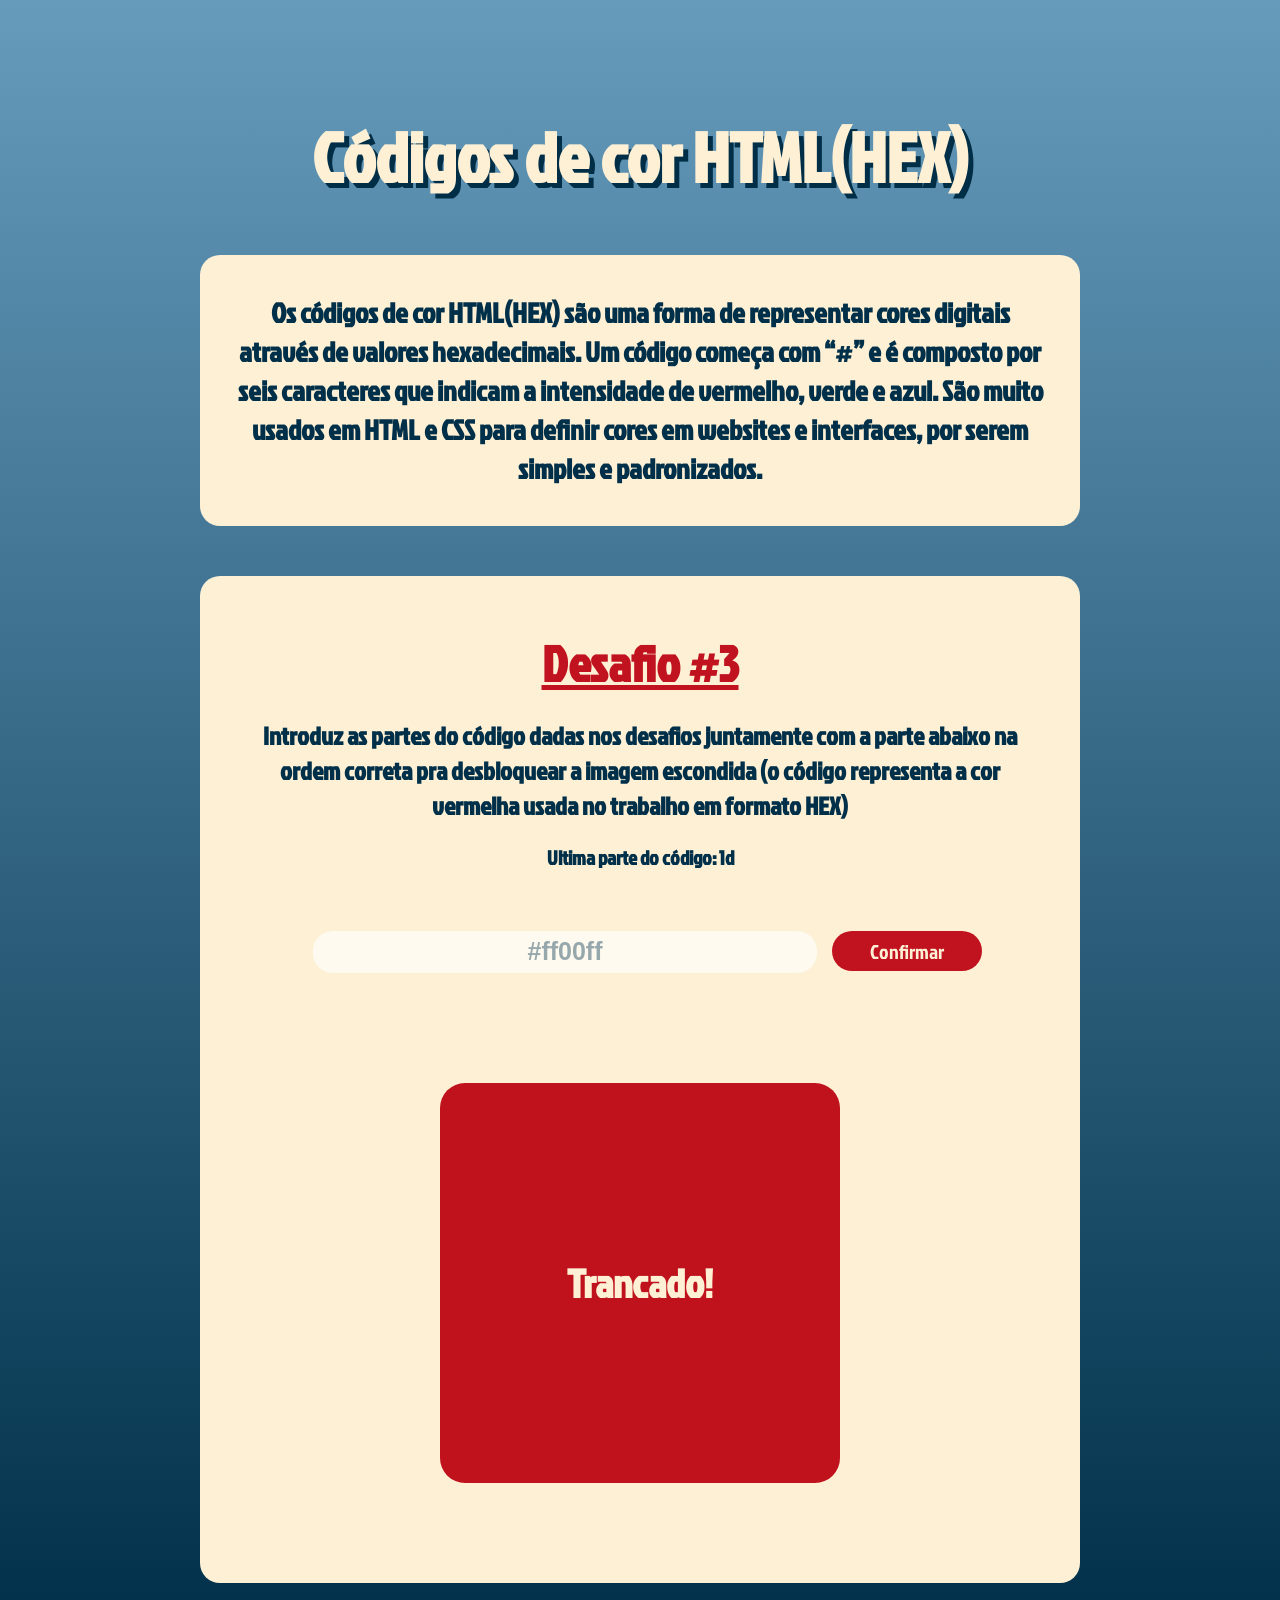
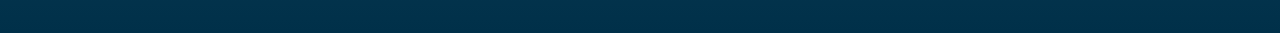
<file: src/pages/Códigos de cor HTML(HEX)/hex.html>
<!DOCTYPE html>
<html lang="pt-PT">
<head>
    <meta charset="UTF-8">
    <meta name="viewport" content="width=device-width, initial-scale=1.0">
    <title>Códigos HEX</title>
    <link rel="stylesheet" href="style.css">

    <link rel="preconnect" href="https://fonts.googleapis.com">
    <link rel="preconnect" href="https://fonts.gstatic.com" crossorigin>
    <link href="https://fonts.googleapis.com/css2?family=Jockey+One&display=swap" rel="stylesheet">

</head>
<body>

    <div id="header">
        <h1 id="main-title">Códigos de cor HTML(HEX)</h1>
    </div>

    <div class="info">
        <h3>Os códigos de cor HTML(HEX) são uma forma de representar cores digitais através de valores hexadecimais. Um código começa com “#” e é composto por seis caracteres que indicam a intensidade de vermelho, verde e azul. São muito usados em HTML e CSS para definir cores em websites e interfaces, por serem simples e padronizados.</h3>
    </div>

    <div id="challenge-container">
        <h2 id="desafio3">Desafio #3</h2>
        <h3 id="desafio-info">Introduz as partes do código dadas nos desafios juntamente com a parte abaixo na ordem correta pra desbloquear a imagem escondida (o código representa a cor vermelha usada no trabalho em formato HEX)</h3>
        <h3 id="code-part">Ultima parte do código: 1d</h3>

        <div id="bar-and-button">
            <div id="input">
                <input type="text" placeholder="#ff00ff" id="code-input">
                <button onclick="confirmInput()">Confirmar</button>
            </div>
        </div>
        
        <h1 id="feedback"></h1>
        <div id="image">Trancado!</div>

    </div>

    
    <script src="hex.js"></script>
</body>
</html>
</file>
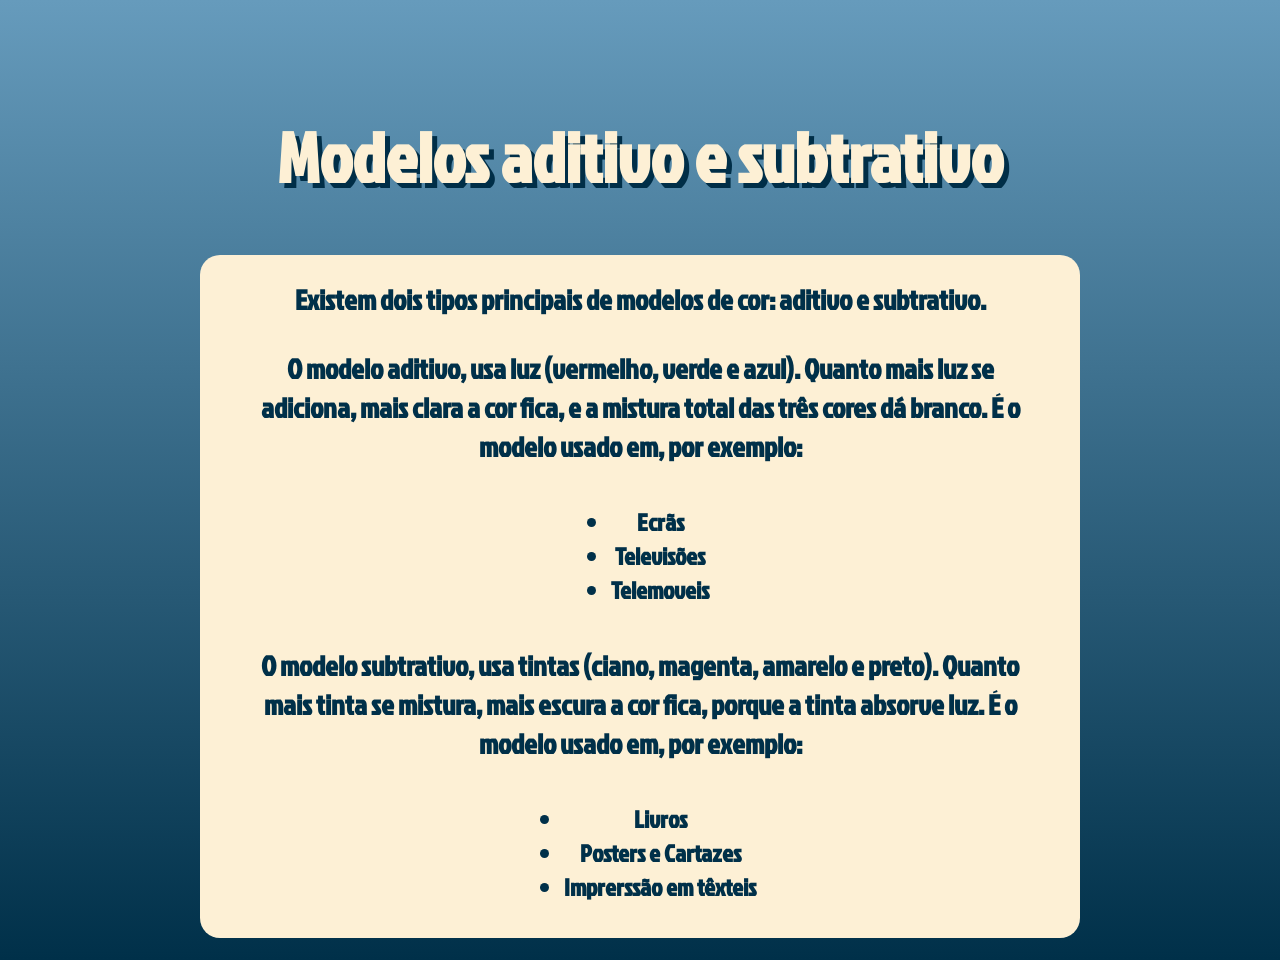
<file: src/pages/Modelo aditivo e subtrativo/mas.html>
<!DOCTYPE html>
<html lang="pt-PT">
<head>
    <meta charset="UTF-8">
    <meta name="viewport" content="width=device-width, initial-scale=1.0">
    <title>Modelo aditivo e subtrativo</title>
    <link rel="stylesheet" href="style.css">

    <link rel="preconnect" href="https://fonts.googleapis.com">
    <link rel="preconnect" href="https://fonts.gstatic.com" crossorigin>
    <link href="https://fonts.googleapis.com/css2?family=Jockey+One&display=swap" rel="stylesheet">

</head>
<body>
    
    <div id="header">
        <h1 id="main-title">Modelos aditivo e subtrativo</h1>
    </div>

    <div class="info">
        <h3>Existem dois tipos principais de modelos de cor: aditivo e subtrativo.</h3>
        <h3>O modelo aditivo, usa luz (vermelho, verde e azul). Quanto mais luz se adiciona, mais clara a cor fica, e a mistura total das três cores dá branco. É o modelo usado em, por exemplo:</h3>
        <ul>
            <li>Ecrãs</li>
            <li>Televisões</li>
            <li>Telemoveis</li>
        </ul>

        <h3>O modelo subtrativo, usa tintas (ciano, magenta, amarelo e preto). Quanto mais tinta se mistura, mais escura a cor fica, porque a tinta absorve luz. É o modelo usado em, por exemplo:</h3>
        <ul>
            <li>Livros</li>
            <li>Posters e Cartazes</li>
            <li>Imprerssão em têxteis</li>
        </ul>
    </div>
</body>
</html>
</file>
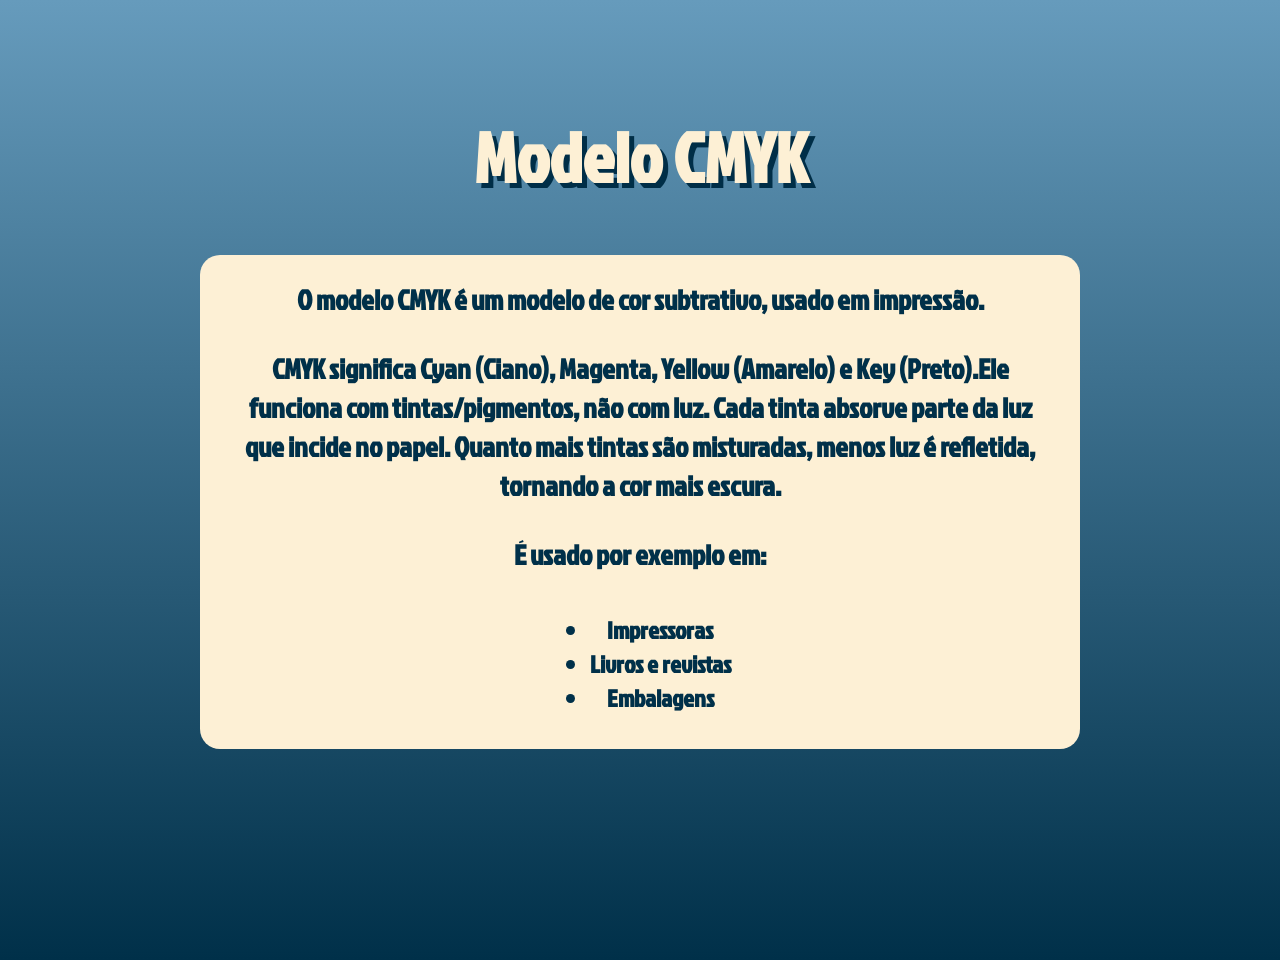
<file: src/pages/Modelo CMYK/mcmyk.html>
<!DOCTYPE html>
<html lang="pt-PT">
<head>
    <meta charset="UTF-8">
    <meta name="viewport" content="width=device-width, initial-scale=1.0">
    <title>Modelo CMYK</title>
    <link rel="stylesheet" href="style.css">

    <link rel="preconnect" href="https://fonts.googleapis.com">
    <link rel="preconnect" href="https://fonts.gstatic.com" crossorigin>
    <link href="https://fonts.googleapis.com/css2?family=Jockey+One&display=swap" rel="stylesheet">

</head>
<body>
    <div id="header">
        <h1 id="main-title">Modelo CMYK</h1>
    </div>

    <div class="info">
        <h3>O modelo CMYK é um modelo de cor subtrativo, usado em impressão.</h3>
        <h3>CMYK significa Cyan (Ciano), Magenta, Yellow (Amarelo) e Key (Preto).Ele funciona com tintas/pigmentos, não com luz. Cada tinta absorve parte da luz que incide no papel. Quanto mais tintas são misturadas, menos luz é refletida, tornando a cor mais escura.</h3>
        <h3>É usado por exemplo em:</h3>
        <ul>
            <li>Impressoras</li>
            <li>Livros e revistas</li>
            <li>Embalagens</li>
        </ul>
    </div>
</body>
</html>
</file>
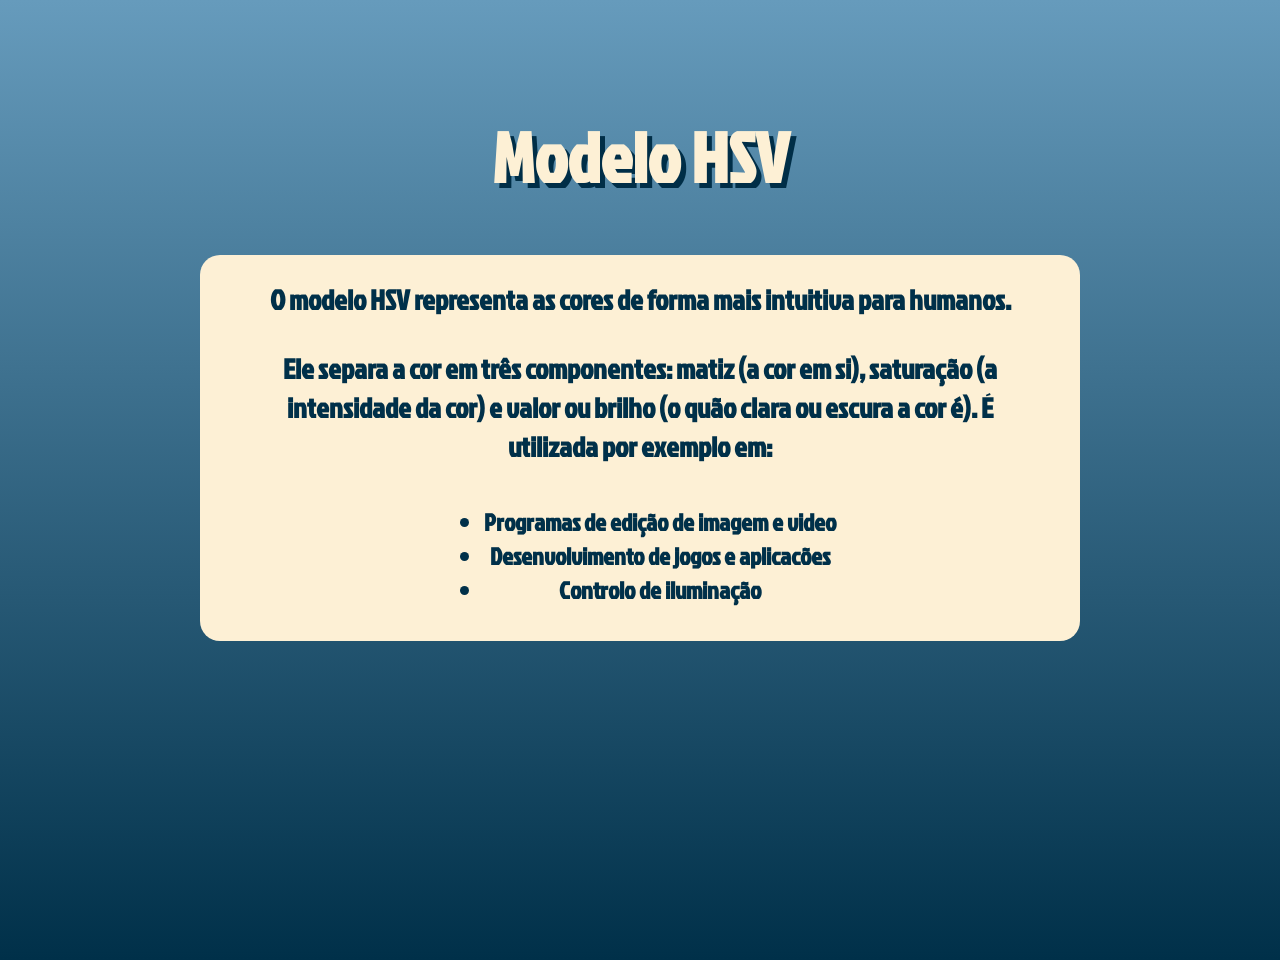
<file: src/pages/Modelo HSV/mhsv.html>
<!DOCTYPE html>
<html lang="pt-PT">
<head>
    <meta charset="UTF-8">
    <meta name="viewport" content="width=device-width, initial-scale=1.0">
    <title>Modelo HSV</title>
    <link rel="stylesheet" href="style.css">
    
    <link rel="preconnect" href="https://fonts.googleapis.com">
    <link rel="preconnect" href="https://fonts.gstatic.com" crossorigin>
    <link href="https://fonts.googleapis.com/css2?family=Jockey+One&display=swap" rel="stylesheet">

</head>
<body> 
    
    <div id="header">
        <h1 id="main-title">Modelo HSV</h1>
    </div>

    <div class="info">
        <h3>O modelo HSV representa as cores de forma mais intuitiva para humanos.</h3>
        <h3>Ele separa a cor em três componentes: matiz (a cor em si), saturação (a intensidade da cor) e valor ou brilho (o quão clara ou escura a cor é). É utilizada por exemplo em:</h3>
        <ul>
            <li>Programas de edição de imagem e video</li>
            <li>Desenvolvimento de jogos e aplicacões</li>
            <li>Controlo de iluminação</li>
        </ul>
    </div>
    


</body>
</html>
</file>
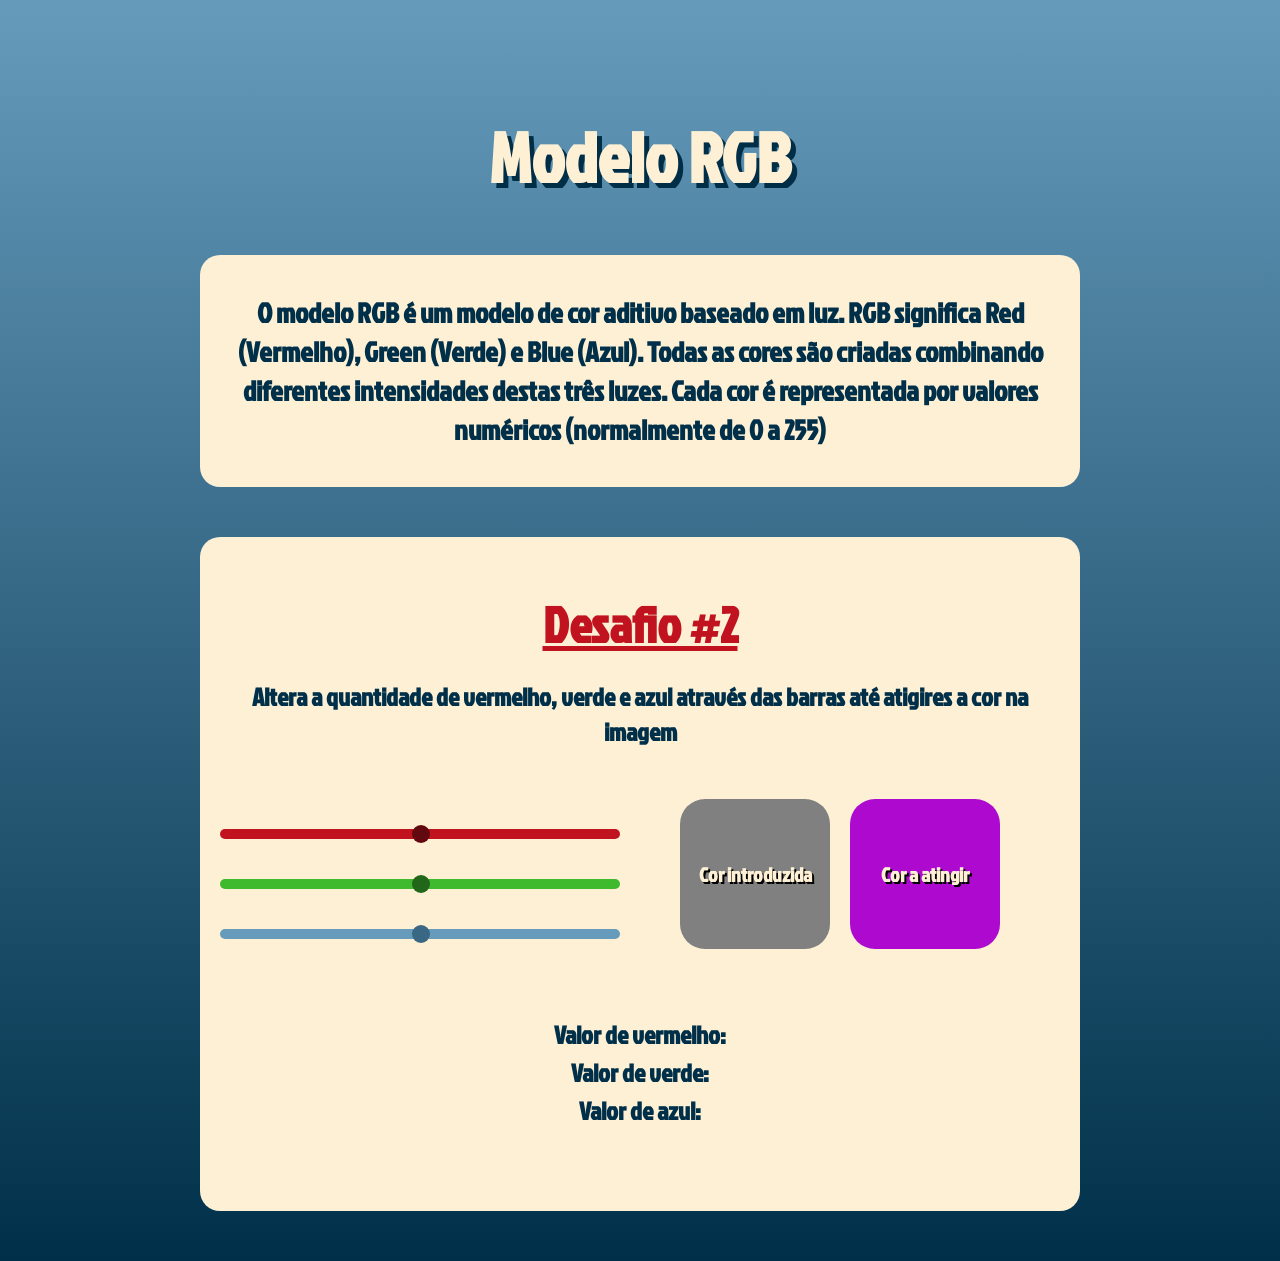
<file: src/pages/Modelo RBG/mrgb.html>
<!DOCTYPE html>
<html lang="pt-PT">
<head>
    <meta charset="UTF-8">
    <meta name="viewport" content="width=device-width, initial-scale=1.0">
    <title>Modelo RGB</title>
    <link rel="stylesheet" href="style.css">

    <link rel="preconnect" href="https://fonts.googleapis.com">
    <link rel="preconnect" href="https://fonts.gstatic.com" crossorigin>
    <link href="https://fonts.googleapis.com/css2?family=Jockey+One&display=swap" rel="stylesheet">

</head>
<body>
    
    <div id="header">
        <h1 id="main-title">Modelo RGB</h1>
    </div>

    <div class="info">
        <h3>O modelo RGB é um modelo de cor aditivo baseado em luz. RGB significa Red (Vermelho), Green (Verde) e Blue (Azul). Todas as cores são criadas combinando diferentes intensidades destas três luzes. Cada cor é representada por valores numéricos (normalmente de 0 a 255)</h3>
    </div>

    <div id="challenge-container">
        <h2 id="desafio2">Desafio #2</h2>
        <h3 id="desafio-info">Altera a quantidade de vermelho, verde e azul através das barras até atigires a cor na imagem</h3>

        <div id="inner-container">
            
            <div id="sliders-container">
            <form action="">
                <div class="single-slide"><input type="range" min="0" max="255" class="slider" id="slider1"></div>
                <div class="single-slide"><input type="range" min="0" max="255" class="slider" id="slider2"></div>
                <div class="single-slide"><input type="range" min="0" max="255" class="slider" id="slider3"></div>
            </form>
            </div>

            <div id="color-images">
                <div class="image-container" id="sliders-color">Cor introduzida</div>
                <div class="image-container" id="color-to-match">Cor a atingir</div>
            </div>
        </div>

        <div id="values-hint">
            <h3 id="vermelho">Valor de vermelho: </h3>
            <h3 id="verde">Valor de verde: </h3>
            <h3 id="azul">Valor de azul: </h3>
            <h3></h3>
        </div>

        <h1 id="feedback"></h1>
        <h3 id="code-part"></h3>
    
    </div>

    <script src="mrgb.js"></script>
</body>
</html>
</file>
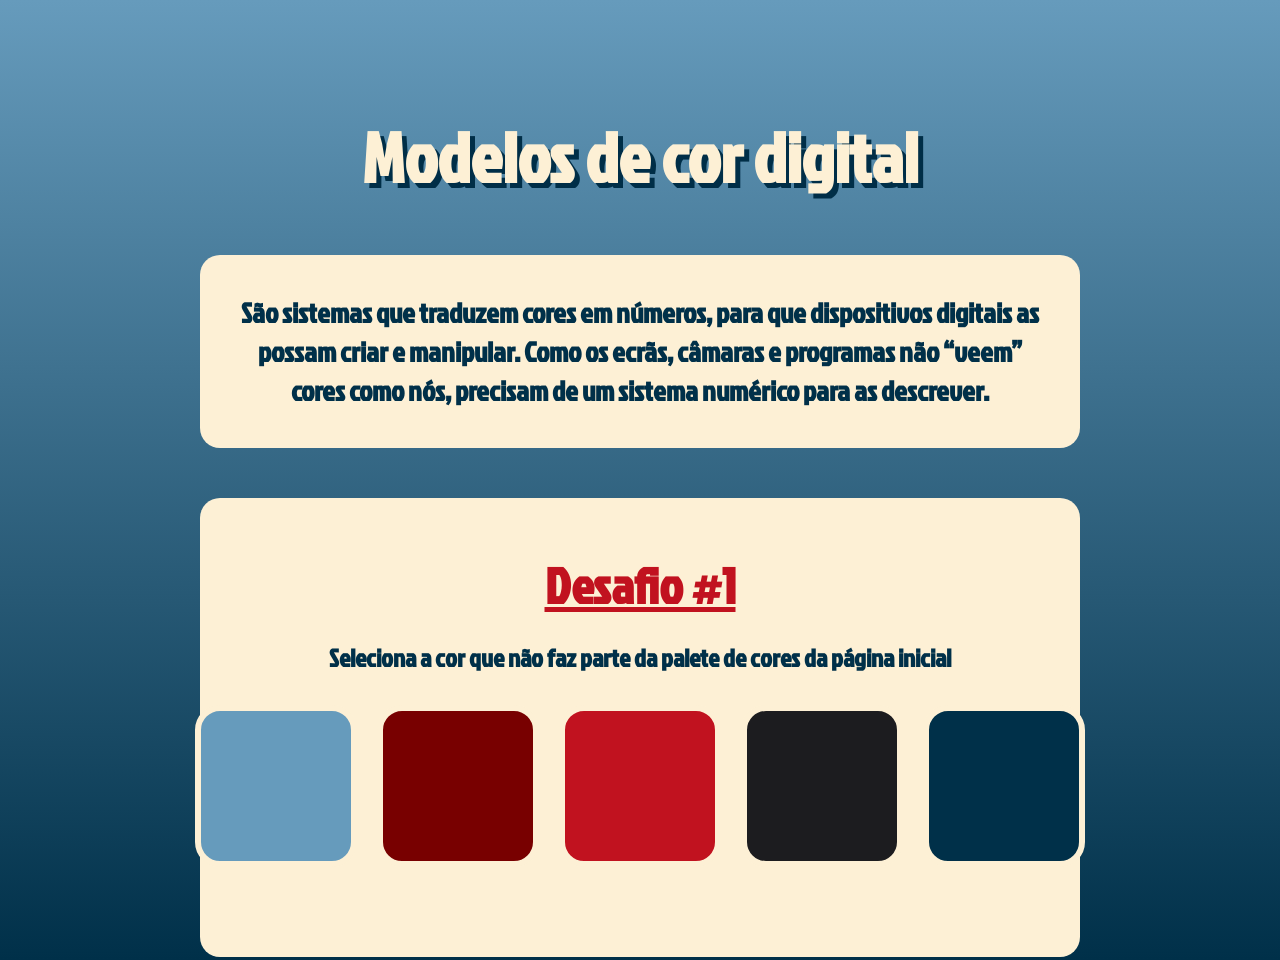
<file: src/pages/Modelos de cor digital/mcd.html>
<!DOCTYPE html>
<html lang="pt-PT">
<head>
    <meta charset="UTF-8">
    <meta name="viewport" content="width=device-width, initial-scale=1.0">
    <title>Modelos de cor digital</title>
    <link rel="stylesheet" href="style.css">

    <link rel="preconnect" href="https://fonts.googleapis.com">
    <link rel="preconnect" href="https://fonts.gstatic.com" crossorigin>
    <link href="https://fonts.googleapis.com/css2?family=Jockey+One&display=swap" rel="stylesheet">

</head>
<body>
    
    <div id="header">
        <h1 id="main-title">Modelos de cor digital</h1>
    </div>

    <div class="info">
        <h3>São sistemas que traduzem cores em números, para que dispositivos digitais as possam criar e manipular. Como os ecrãs, câmaras e programas não “veem” cores como nós, precisam de um sistema numérico para as descrever.</h3>
    </div>

    <div id="challenge-container">
        <h2 id="desafio1">Desafio #1</h2>
        <h3 id="desafio-info">Seleciona a cor que não faz parte da palete de cores da página inicial</h3>
        
        <div id="options-container">
            <div class="image-container" id="option1"></div>
            <div class="image-container" id="option2"></div>
            <div class="image-container" id="option3"></div>
            <div class="image-container" id="option4"></div>
            <div class="image-container" id="option5"></div>
        </div>

        <h1 id="feedback"></h1>
        <h3 id="code-part"></h3>
    </div>

    <script src="mcd.js"></script>
</body>
</html>
</file>
<file: src/pages/Códigos de cor HTML(HEX)/style.css>
html, body {
    margin: 0;
    min-height: 100vh;
}

body {
    background: linear-gradient(to bottom, #669bbc, #003049);
    color: #fdf0d5;
    text-align: center;
    font-family: 'Jockey One', sans-serif;
}

#header {
    text-align: center;
    display: flex;
    flex-direction: column;
    align-items: center;
    justify-content: center;
    margin-top: 60px;
    text-shadow: 5px 5px 0px  rgb(0, 46, 71);
}

#main-title {
    font-size: 70px;
    margin-bottom: 0px;
}

.info {
    margin: 50px 200px 0 200px;
    display: flex;
    flex-direction: column;
    align-items: center;
    background-color: #fdf0d5;
    border-radius: 20px;
    color: #003049;
    padding: 10px 30px;
    font-size: 1.5rem;
}

#challenge-container {
    margin: 50px 200px 50px 200px;
    display: flex;
    flex-direction: column;
    align-items: center;
    background-color: #fdf0d5;
    border-radius: 20px;
    color: #003049;
    padding: 10px 30px;
}

#desafio3 {
    font-size: 50px;
    margin-bottom: 20px;
    color: #c1121f;
    text-decoration: underline;
}

#desafio-info {
    margin: 0 15px;
    font-size: 25px;
}

#code-part {
    font-size: 20px;
}

#input {
    display: flex;
    margin: 40px auto 20px auto;
}

#code-input {
    margin: auto 15px;
    width: 500px;
    height: 40px;
    text-align: center;
    font-size: 25px;
    font-weight: 1000;
    border: none;
    border-radius: 20px;
    background-color: hsl(40, 91%, 97%);
    color: #003049;
    transition: all 0.3s ease;
}

#code-input:focus{
    outline: none;
}

#code-input:hover{
    transition: transform 0.3s ease-in-out;
    transform: scale(1.03);
}

#code-input::placeholder {
    color: #003049;
    font-weight: bold;
    opacity: 0.4;
}

button {
    width: 150px;
    height: 40px;
    border: none;
    border-radius: 20px;
    background-color: #c1121f;
    color: #fdf0d5;
    font: inherit;
    font-size: 20px;
    transition: all 0.3s ease;
}

button:hover {
    background-color: hsl(356, 83%, 31%);
    transform: scale(1.15);
    transition: transform 0.3s ease-in-out;
}

button:active{
    background-color: hsl(356, 83%, 21%);
}

#feedback {
    margin: 0px auto 0px auto;
    font-size: 40px;
}

#image {
    display: flex;
    transition: all 0.2s ease;
    margin: 90px 10px;
    width: 400px;
    height: 400px;
    border-radius: 25px;
    background-size: cover;
    justify-content: center;
    align-items: center;
    font-weight: bold;
    font-size: 40px;
    color: #fdf0d5;
    background-size: cover;
    background-repeat: no-repeat ;
    background: hsl(356, 83%, 41%);
}

#image:hover {
    transform: scale(1.10);
    transition: transform 0.2s ease-in-out;
}
</file>
<file: src/pages/Modelo aditivo e subtrativo/style.css>
html, body {
    margin: 0;
    min-height: 100vh;
}

body {
    background: linear-gradient(to bottom, #669bbc, #003049);
    color: #fdf0d5;
    text-align: center;
    font-family: 'Jockey One', sans-serif;
}

#header {
    text-align: center;
    display: flex;
    flex-direction: column;
    align-items: center;
    justify-content: center;
    margin-top: 60px;
    text-shadow: 5px 5px 0px  rgb(0, 46, 71);
}

#main-title {
    font-size: 70px;
    margin-bottom: 0px;
}

.info {
    margin: 50px 200px;
    display: flex;
    flex-direction: column;
    align-items: center;
    background-color: #fdf0d5;
    border-radius: 20px;
    color: #003049;
    padding: 10px 30px;
    font-size: 1.5rem;
}

.info h3 {
    margin: 15px;
}

.info ul {
    font-weight: bold;
}
</file>
<file: src/pages/Modelo CMYK/style.css>
html, body {
    margin: 0;
    min-height: 100vh;
}

body {
    background: linear-gradient(to bottom, #669bbc, #003049);
    color: #fdf0d5;
    text-align: center;
    font-family: 'Jockey One', sans-serif;
}

#header {
    text-align: center;
    display: flex;
    flex-direction: column;
    align-items: center;
    justify-content: center;
    margin-top: 60px;
    text-shadow: 5px 5px 0px  rgb(0, 46, 71);
}

#main-title {
    font-size: 70px;
    margin-bottom: 0px;
}

.info {
    margin: 50px 200px;
    display: flex;
    flex-direction: column;
    align-items: center;
    background-color: #fdf0d5;
    border-radius: 20px;
    color: #003049;
    padding: 10px 30px;
    font-size: 1.5rem;
}

.info h3 {
    margin: 15px;
}

.info ul {
    font-weight: bold;
}
</file>
<file: src/pages/Modelo HSV/style.css>
html, body {
    margin: 0;
    min-height: 100vh;
}

body {
    background: linear-gradient(to bottom, #669bbc, #003049);
    color: #fdf0d5;
    text-align: center;
    font-family: 'Jockey One', sans-serif;
}

#header {
    text-align: center;
    display: flex;
    flex-direction: column;
    align-items: center;
    justify-content: center;
    margin-top: 60px;
    text-shadow: 5px 5px 0px  rgb(0, 46, 71);
}

#main-title {
    font-size: 70px;
    margin-bottom: 0px;
}

.info {
    margin: 50px 200px;
    display: flex;
    flex-direction: column;
    align-items: center;
    background-color: #fdf0d5;
    border-radius: 20px;
    color: #003049;
    padding: 10px 30px;
    font-size: 1.5rem;
}

.info h3 {
    margin: 15px;
}

.info ul {
    font-weight: bold;
}
</file>
<file: src/pages/Modelo RBG/style.css>
html, body {
    margin: 0;
    min-height: 100vh;
}

body {
    background: linear-gradient(to bottom, #669bbc, #003049);
    color: #fdf0d5;
    text-align: center;
    font-family: 'Jockey One', sans-serif;
}

#header {
    text-align: center;
    display: flex;
    flex-direction: column;
    align-items: center;
    justify-content: center;
    margin-top: 60px;
    text-shadow: 5px 5px 0px  rgb(0, 46, 71);
}

#main-title {
    font-size: 70px;
    margin-bottom: 0px;
}

.info {
    margin: 50px 200px 0 200px;
    display: flex;
    flex-direction: column;
    align-items: center;
    background-color: #fdf0d5;
    border-radius: 20px;
    color: #003049;
    padding: 10px 30px;
    font-size: 1.5rem;
}

#challenge-container {
    margin: 50px 200px 50px 200px;
    display: flex;
    flex-direction: column;
    align-items: center;
    background-color: #fdf0d5;
    border-radius: 20px;
    color: #003049;
    padding: 10px 30px;
}

#desafio2 {
    font-size: 50px;
    margin-bottom: 20px;
    color: #c1121f;
    text-decoration: underline;
}

#desafio-info {
    margin: 0 15px;
    font-size: 25px;
}

#inner-container {
    
    display: flex;
}

#sliders-container {
    margin: 0 auto;
    display: flex;
    flex-direction: column;
    margin-top: 50px;
}

label {
    color:#003049;
    font-weight: bold;
    font-size: 20px;
    margin: 0 10px;
}

.single-slide {
    margin: 20px auto;
}
    

.slider {
    margin: 10px auto;
    width: 400px;
    height: 10px; 
    appearance: none;
    background-color: transparent;
    cursor: pointer;
    border: none;
    -webkit-appearance: none;
    border-radius: 20px;
}

#slider1 {
    background-color: #c1121f;
}

#slider1::-webkit-slider-thumb {
  -webkit-appearance: none;
  appearance: none;
  width: 18px;
  height: 18px;
  border-radius: 50%;
  background: hsl(356, 83%, 21%);
  border: none;
  cursor: pointer;
}

#slider2 {
    background-color:  #3fb92e;
}

#slider2::-webkit-slider-thumb {
  -webkit-appearance: none;
  appearance: none;
  width: 18px;
  height: 18px;
  border-radius: 50%;
  background:hsl(113, 60%, 25%);
  border: none;
  cursor: pointer;
}

#slider3 {
    background-color: #669bbc;
}

#slider3::-webkit-slider-thumb {
  -webkit-appearance: none;
  appearance: none;
  width: 18px;
  height: 18px;
  border-radius: 50%;
  background:  hsl(203, 39%, 37%);
  border: none;
  cursor: pointer;
}

#color-images {
    display: flex;
    margin: 50px;
}

.image-container {
    
    display: flex;
    transition: all 0.2s ease;
    margin: 0px 10px;
    width: 150px;
    height: 150px;
    border-radius: 25px;
    background-size: cover;
    justify-content: center;
    align-items: center;
    font-weight: bold;
    font-size: 20px;
    color: #fdf0d5;
    text-shadow: 2px 2px 0px  black;
}

.image-container:hover {
    transform: scale(1.10);
    transition: transform 0.2s ease-in-out;
}

#sliders-color {
    background: rgb(128, 128, 128);
}

#color-to-match {
    background-color: rgb(174, 10, 207)
}

#values-hint {
    margin: 15px auto 25px auto;
 }

#values-hint h3 {
    margin: 3px;
    font-size: 25px;
}

#feedback {
    margin: 25px auto 0px auto;
    font-size: 50px;
}

#code-part {
    margin: 0 auto 20px auto;
    font-size: 25px;
}
</file>
<file: src/pages/Modelos de cor digital/style.css>
html, body {
    margin: 0;
    min-height: 100vh;
}

body {
    background: linear-gradient(to bottom, #669bbc, #003049);
    color: #fdf0d5;
    text-align: center;
    font-family: 'Jockey One', sans-serif;
}

#header {
    text-align: center;
    display: flex;
    flex-direction: column;
    align-items: center;
    justify-content: center;
    margin-top: 60px;
    text-shadow: 5px 5px 0px  rgb(0, 46, 71);
}

#main-title {
    font-size: 70px;
    margin-bottom: 0px;
}

.info {
    margin: 50px 200px 0 200px;
    display: flex;
    flex-direction: column;
    align-items: center;
    background-color: #fdf0d5;
    border-radius: 20px;
    color: #003049;
    padding: 10px 30px;
    font-size: 1.5rem;
}

#challenge-container {
    margin: 50px 200px 50px 200px;
    display: flex;
    flex-direction: column;
    align-items: center;
    background-color: #fdf0d5;
    border-radius: 20px;
    color: #003049;
    padding: 10px 30px;
}

#desafio1 {
    font-size: 50px;
    margin-bottom: 20px;
    color: #c1121f;
    text-decoration: underline;
}

#desafio-info {
    margin: 0 15px;
    font-size: 25px;
}

#options-container {
    align-items: center;
    display: flex;
    flex-direction: row;
    margin-top: 30px;
}

.image-container {
    transition: all 0.2s ease;
    margin: 0px 10px;
    width: 150px;
    height: 150px;
    border-radius: 25px;
    background-size: cover;
    
}

.image-container:hover {
    transform: scale(1.10);
    transition: transform 0.2s ease-in-out;
}

#option1 {
    background: #669bbc;
    border: 6px solid #fdf0d5;
}

#option2 {
    background: #780000;
    border: 6px solid #fdf0d5;
}

#option3 {
    background: #c1121f;
    border: 6px solid #fdf0d5;
}

#option4 {
    background: #1c1c1f;
    border: 6px solid #fdf0d5;
}

#option5 {
    background: #003049;
    border: 6px solid #fdf0d5;
}

#feedback {
    margin: 60px auto 0px auto;
    font-size: 50px;
}

#code-part {
    margin: 0 auto 20px auto;
    font-size: 25px;
}
</file>
